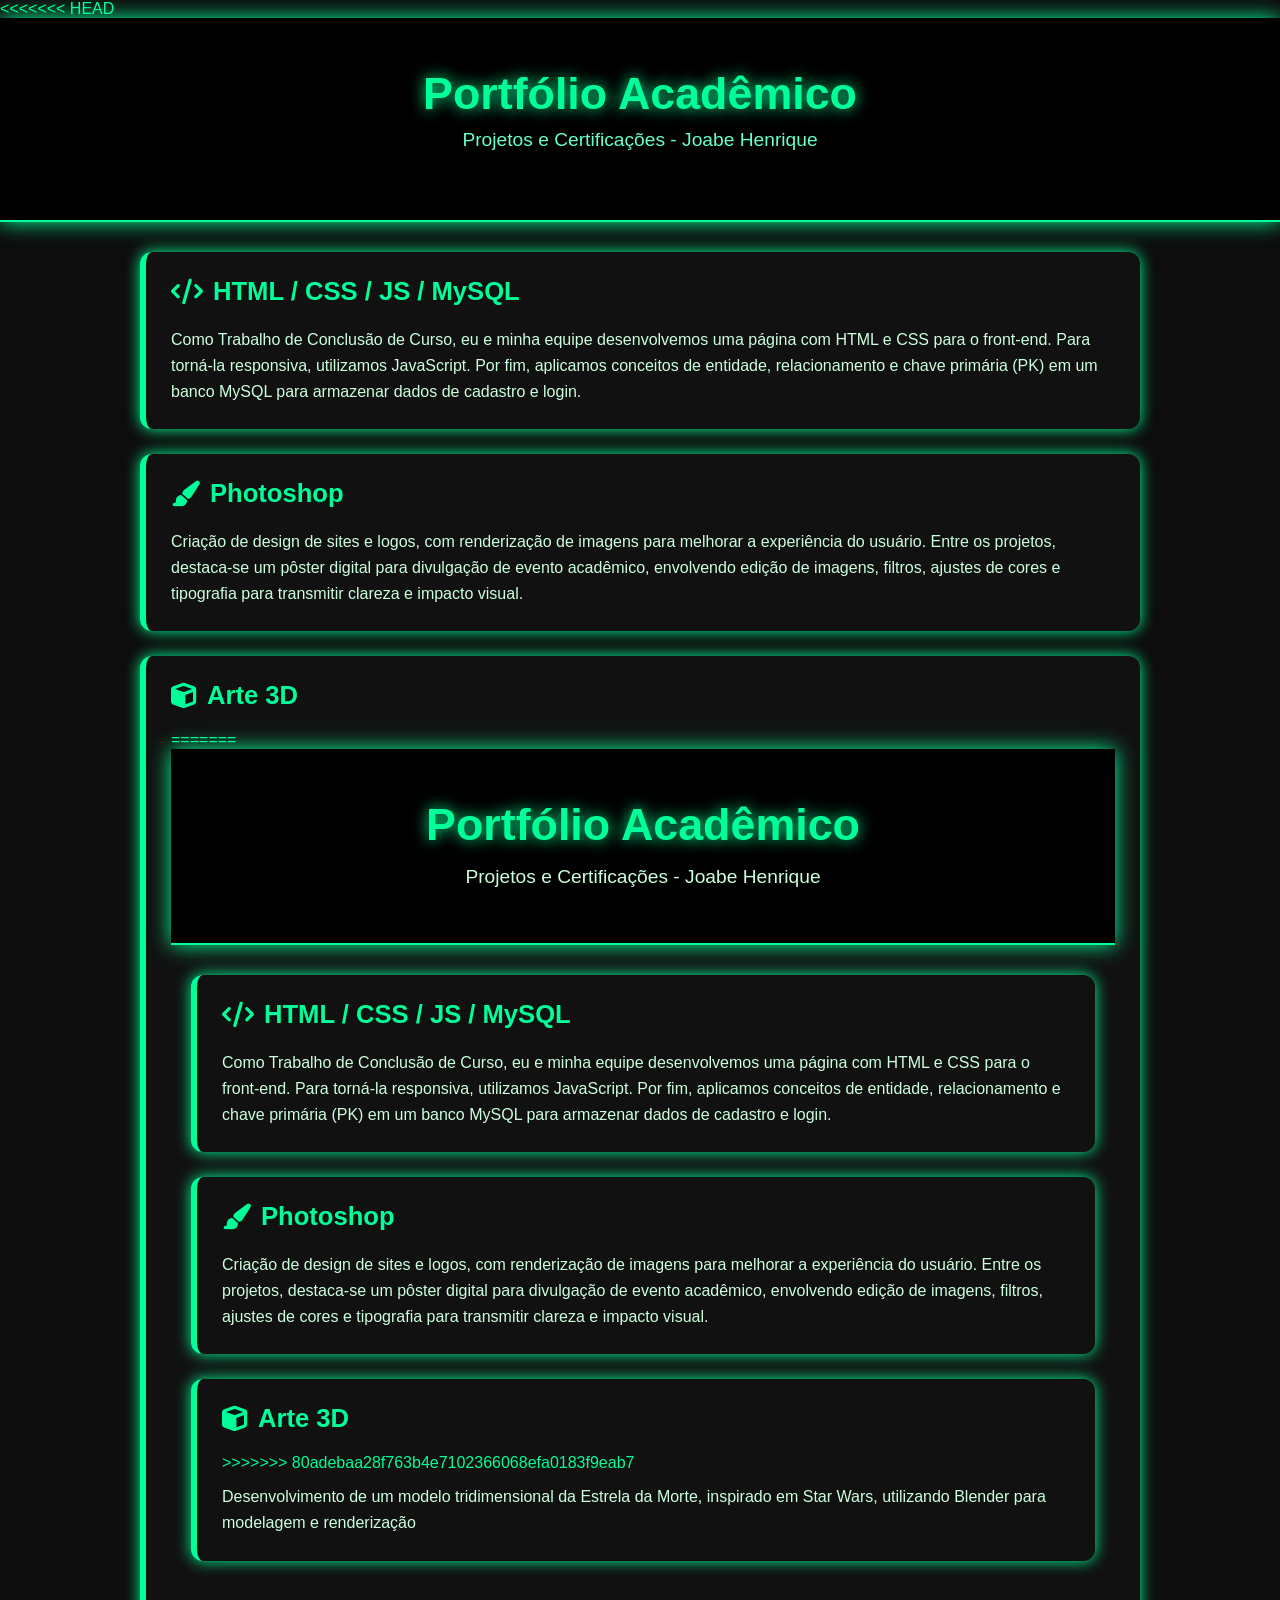
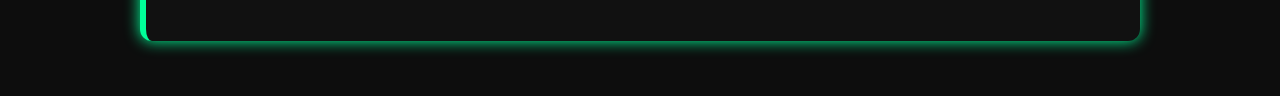
<file: index.html>
<<<<<<< HEAD
<!DOCTYPE html>
<html lang="pt-BR">
<head>
  <meta charset="UTF-8">
  <meta name="viewport" content="width=device-width, initial-scale=1.0">
  <title>Portfólio Acadêmico - Joabe Henrique</title>
  <link rel="stylesheet" href="https://cdnjs.cloudflare.com/ajax/libs/font-awesome/6.5.0/css/all.min.css">
  <style>
    body {
      font-family: 'Segoe UI', sans-serif;
      margin: 0;
      padding: 0;
      background: #0d0d0d;
      color: #00ff99;
    }
    header {
      background: #000;
      text-align: center;
      padding: 50px 20px;
      border-bottom: 2px solid #00ff99;
      box-shadow: 0 0 20px #00ff99;
    }
    header h1 {
      margin: 0;
      font-size: 2.8em;
      color: #00ff99;
      text-shadow: 0 0 15px #00ff99;
    }
    header p {
      font-size: 1.2em;
      margin-top: 10px;
      color: #66ffcc;
    }
    .container {
      max-width: 1000px;
      margin: auto;
      padding: 30px 20px;
    }
    .card {
      background: #111;
      border-radius: 12px;
      box-shadow: 0 0 15px #00ff99;
      margin-bottom: 25px;
      padding: 25px;
      transition: transform 0.3s, box-shadow 0.3s;
      border-left: 6px solid #00ff99;
    }
    .card:hover {
      transform: scale(1.03);
      box-shadow: 0 0 30px #00ff99;
    }
    .card h2 {
      color: #00ff99;
      margin-top: 0;
      font-size: 1.6em;
      display: flex;
      align-items: center;
      gap: 10px;
    }
    .card p {
      margin: 12px 0 0;
      line-height: 1.6;
      color: #ccffdd;
    }
    footer {
      text-align: center;
      padding: 20px;
      background: #000;
      color: #00ff99;
      margin-top: 40px;
      border-top: 2px solid #00ff99;
      box-shadow: 0 -2px 15px #00ff99;
    }
    /* Neon glow animation */
    @keyframes neon {
      0% { text-shadow: 0 0 5px #00ff99, 0 0 10px #00ff99; }
      50% { text-shadow: 0 0 20px #00ff99, 0 0 40px #00ff99; }
      100% { text-shadow: 0 0 5px #00ff99, 0 0 10px #00ff99; }
    }
    header h1 {
      animation: neon 2s infinite alternate;
    }
    /* Responsividade */
    @media (max-width: 600px) {
      header h1 {
        font-size: 2em;
      }
      .card {
        padding: 20px;
      }
    }
  </style>
</head>
<body>
  <header>
    <h1>Portfólio Acadêmico</h1>
    <p>Projetos e Certificações - Joabe Henrique</p>
  </header>

  <div class="container">
    <div class="card">
      <h2><i class="fa-solid fa-code"></i> HTML / CSS / JS / MySQL</h2>
      <p>Como Trabalho de Conclusão de Curso, eu e minha equipe desenvolvemos uma página com HTML e CSS para o front-end. Para torná-la responsiva, utilizamos JavaScript. Por fim, aplicamos conceitos de entidade, relacionamento e chave primária (PK) em um banco MySQL para armazenar dados de cadastro e login.</p>
    </div>

    <div class="card">
      <h2><i class="fa-solid fa-paintbrush"></i> Photoshop</h2>
      <p>Criação de design de sites e logos, com renderização de imagens para melhorar a experiência do usuário. Entre os projetos, destaca-se um pôster digital para divulgação de evento acadêmico, envolvendo edição de imagens, filtros, ajustes de cores e tipografia para transmitir clareza e impacto visual.</p>
    </div>

    <div class="card">
      <h2><i class="fa-solid fa-cube"></i> Arte 3D</h2>
=======
<!DOCTYPE html>
<html lang="pt-BR">
<head>
  <meta charset="UTF-8">
  <meta name="viewport" content="width=device-width, initial-scale=1.0">
  <title>Portfólio Acadêmico - Joabe Henrique</title>
  <link rel="stylesheet" href="https://cdnjs.cloudflare.com/ajax/libs/font-awesome/6.5.0/css/all.min.css">
  <style>
    body {
      font-family: 'Segoe UI', sans-serif;
      margin: 0;
      padding: 0;
      background: #0d0d0d;
      color: #00ff99;
    }
    header {
      background: #000;
      text-align: center;
      padding: 50px 20px;
      border-bottom: 2px solid #00ff99;
      box-shadow: 0 0 20px #00ff99;
    }
    header h1 {
      margin: 0;
      font-size: 2.8em;
      color: #00ff99;
      text-shadow: 0 0 15px #00ff99;
    }
    header p {
      font-size: 1.2em;
      margin-top: 10px;
      color: #66ffcc;
    }
    .container {
      max-width: 1000px;
      margin: auto;
      padding: 30px 20px;
    }
    .card {
      background: #111;
      border-radius: 12px;
      box-shadow: 0 0 15px #00ff99;
      margin-bottom: 25px;
      padding: 25px;
      transition: transform 0.3s, box-shadow 0.3s;
      border-left: 6px solid #00ff99;
    }
    .card:hover {
      transform: scale(1.03);
      box-shadow: 0 0 30px #00ff99;
    }
    .card h2 {
      color: #00ff99;
      margin-top: 0;
      font-size: 1.6em;
      display: flex;
      align-items: center;
      gap: 10px;
    }
    .card p {
      margin: 12px 0 0;
      line-height: 1.6;
      color: #ccffdd;
    }
    footer {
      text-align: center;
      padding: 20px;
      background: #000;
      color: #00ff99;
      margin-top: 40px;
      border-top: 2px solid #00ff99;
      box-shadow: 0 -2px 15px #00ff99;
    }
    /* Neon glow animation */
    @keyframes neon {
      0% { text-shadow: 0 0 5px #00ff99, 0 0 10px #00ff99; }
      50% { text-shadow: 0 0 20px #00ff99, 0 0 40px #00ff99; }
      100% { text-shadow: 0 0 5px #00ff99, 0 0 10px #00ff99; }
    }
    header h1 {
      animation: neon 2s infinite alternate;
    }
    /* Responsividade */
    @media (max-width: 600px) {
      header h1 {
        font-size: 2em;
      }
      .card {
        padding: 20px;
      }
    }
  </style>
</head>
<body>
  <header>
    <h1>Portfólio Acadêmico</h1>
    <p>Projetos e Certificações - Joabe Henrique</p>
  </header>

  <div class="container">
    <div class="card">
      <h2><i class="fa-solid fa-code"></i> HTML / CSS / JS / MySQL</h2>
      <p>Como Trabalho de Conclusão de Curso, eu e minha equipe desenvolvemos uma página com HTML e CSS para o front-end. Para torná-la responsiva, utilizamos JavaScript. Por fim, aplicamos conceitos de entidade, relacionamento e chave primária (PK) em um banco MySQL para armazenar dados de cadastro e login.</p>
    </div>

    <div class="card">
      <h2><i class="fa-solid fa-paintbrush"></i> Photoshop</h2>
      <p>Criação de design de sites e logos, com renderização de imagens para melhorar a experiência do usuário. Entre os projetos, destaca-se um pôster digital para divulgação de evento acadêmico, envolvendo edição de imagens, filtros, ajustes de cores e tipografia para transmitir clareza e impacto visual.</p>
    </div>

    <div class="card">
      <h2><i class="fa-solid fa-cube"></i> Arte 3D</h2>
>>>>>>> 80adebaa28f763b4e7102366068efa0183f9eab7
      <p>Desenvolvimento de um modelo tridimensional da Estrela da Morte, inspirado em Star Wars, utilizando Blender para modelagem e renderização
</file>
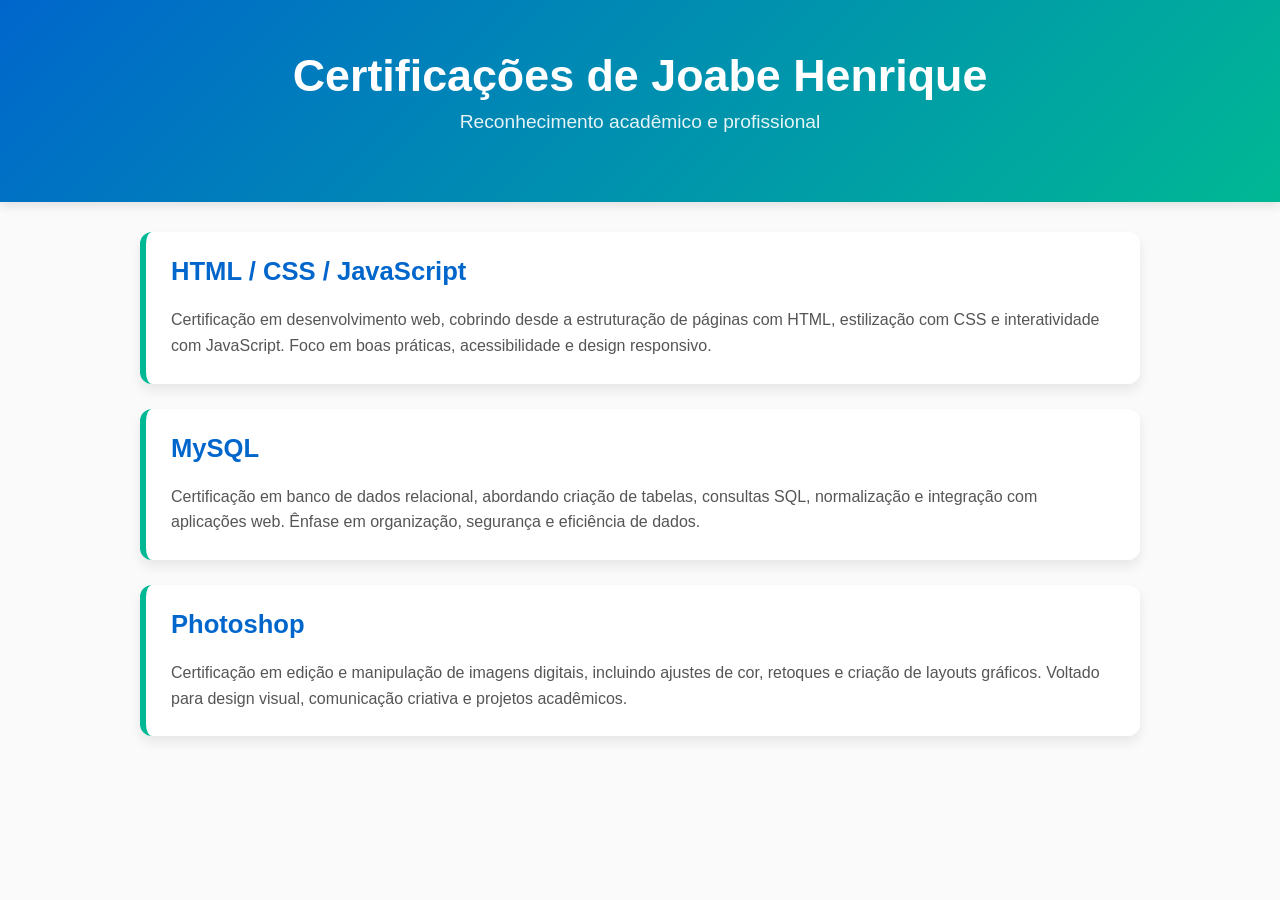
<file: 123.html>
<!DOCTYPE html>
<html lang="pt-BR">
<head>
  <meta charset="UTF-8">
  <meta name="viewport" content="width=device-width, initial-scale=1.0">
  <title>Certificações - Joabe Henrique</title>
  <style>
    body {
      font-family: 'Segoe UI', Tahoma, Geneva, Verdana, sans-serif;
      margin: 0;
      padding: 0;
      background: #fafafa;
      color: #333;
    }
    header {
      background: linear-gradient(135deg, #0066cc, #00b894);
      color: white;
      text-align: center;
      padding: 50px 20px;
      box-shadow: 0 4px 10px rgba(0,0,0,0.1);
    }
    header h1 {
      margin: 0;
      font-size: 2.8em;
    }
    header p {
      font-size: 1.2em;
      margin-top: 10px;
      opacity: 0.9;
    }
    .container {
      max-width: 1000px;
      margin: auto;
      padding: 30px 20px;
    }
    .certificacao {
      background: #ffffff;
      border-radius: 12px;
      box-shadow: 0 6px 12px rgba(0,0,0,0.08);
      margin-bottom: 25px;
      padding: 25px;
      transition: transform 0.2s, box-shadow 0.2s;
      border-left: 6px solid #00b894;
    }
    .certificacao:hover {
      transform: translateY(-5px);
      box-shadow: 0 10px 20px rgba(0,0,0,0.15);
    }
    .certificacao h2 {
      color: #0066cc;
      margin-top: 0;
      font-size: 1.6em;
    }
    .certificacao p {
      margin: 12px 0 0;
      line-height: 1.6;
      color: #555;
    }
    footer {
      text-align: center;
      padding: 20px;
      background: #0066cc;
      color: white;
      margin-top: 40px;
      font-weight: 500;
    }
    /* Responsividade */
    @media (max-width: 600px) {
      header h1 {
        font-size: 2em;
      }
      .certificacao {
        padding: 20px;
      }
    }
  </style>
</head>
<body>
  <header>
    <h1>Certificações de Joabe Henrique</h1>
    <p>Reconhecimento acadêmico e profissional</p>
  </header>

  <div class="container">
    <div class="certificacao">
      <h2>HTML / CSS / JavaScript</h2>
      <p>Certificação em desenvolvimento web, cobrindo desde a estruturação de páginas com HTML, estilização com CSS e interatividade com JavaScript. Foco em boas práticas, acessibilidade e design responsivo.</p>
    </div>

    <div class="certificacao">
      <h2>MySQL</h2>
      <p>Certificação em banco de dados relacional, abordando criação de tabelas, consultas SQL, normalização e integração com aplicações web. Ênfase em organização, segurança e eficiência de dados.</p>
    </div>

    <div class="certificacao">
      <h2>Photoshop</h2>
      <p>Certificação em edição e manipulação de imagens digitais, incluindo ajustes de cor, retoques e criação de layouts gráficos. Voltado para design visual, comunicação criativa e projetos acadêmicos.</p>
    </div>
</file>
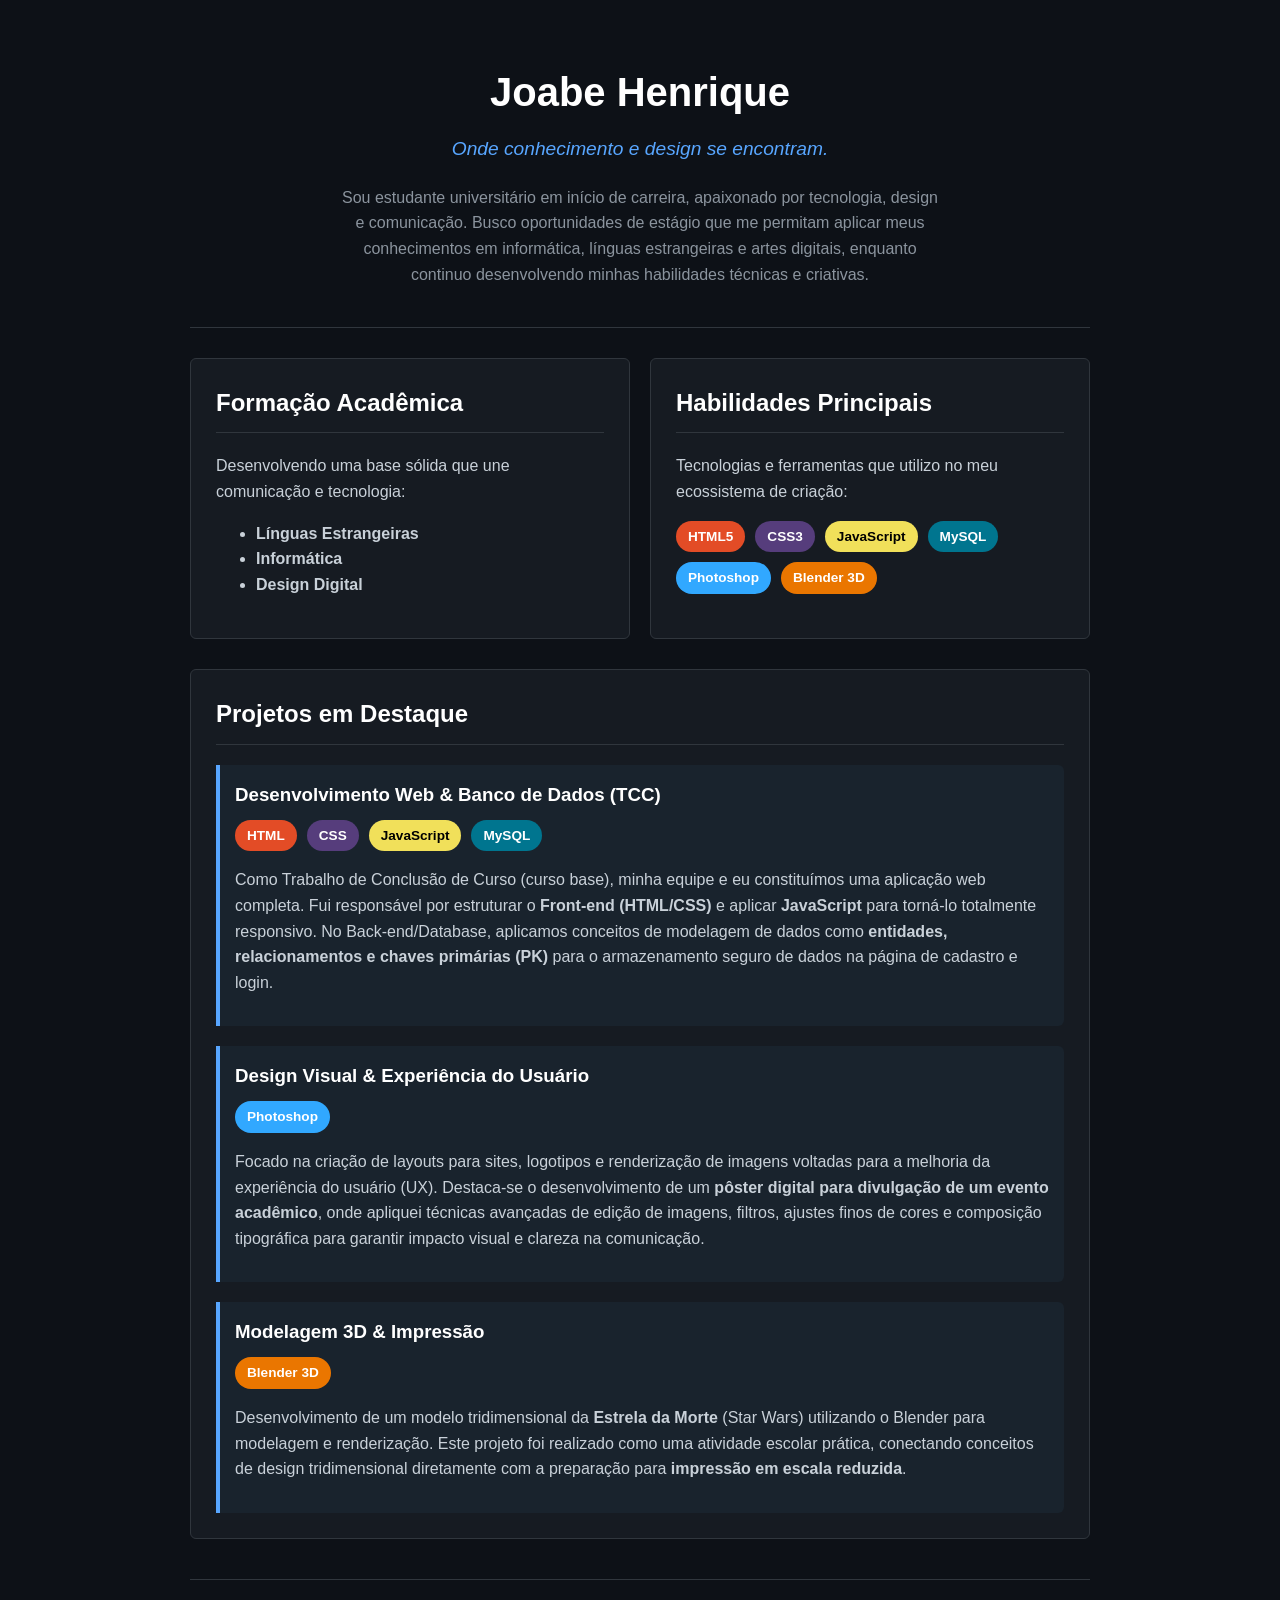
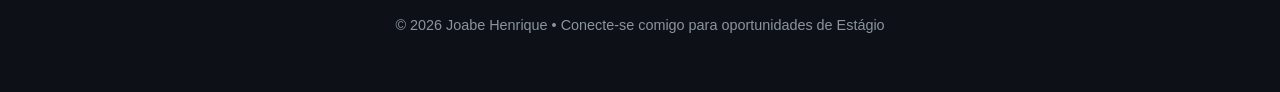
<file: index1.html>
<!DOCTYPE html>
<html lang="pt-BR">
<head>
    <meta charset="UTF-8">
    <meta name="viewport" content="width=device-width, initial-scale=1.0">
    <title>Joabe Henrique | GitHub Portfolio</title>
    <style>
        :root {
            --bg-color: #0d1117;
            --card-bg: #161b22;
            --text-color: #c9d1d9;
            --text-muted: #8b949e;
            --accent-color: #58a6ff;
            --border-color: #30363d;
            --html-color: #e34c26;
            --css-color: #563d7c;
            --js-color: #f1e05a;
            --mysql-color: #00758f;
            --ps-color: #31a8ff;
            --blender-color: #ea7600;
        }

        body {
            font-family: -apple-system, BlinkMacSystemFont, "Segoe UI", Helvetica, Arial, sans-serif;
            background-color: var(--bg-color);
            color: var(--text-color);
            margin: 0;
            padding: 20px;
            line-height: 1.6;
        }

        .container {
            max-width: 900px;
            margin: 0 auto;
        }

        /* Header */
        header {
            text-align: center;
            padding: 40px 20px;
            border-bottom: 1px solid var(--border-color);
            margin-bottom: 30px;
        }

        header h1 {
            font-size: 2.5rem;
            margin: 0 0 10px 0;
            color: #fff;
        }

        header .tagline {
            font-size: 1.2rem;
            color: var(--accent-color);
            font-style: italic;
            margin-bottom: 20px;
        }

        header p {
            max-width: 600px;
            margin: 0 auto;
            color: var(--text-muted);
        }

        /* Grid de Conteúdo */
        .main-content {
            display: grid;
            grid-template-columns: 1fr;
            gap: 30px;
        }

        section {
            background-color: var(--card-bg);
            border: 1px solid var(--border-color);
            border-radius: 6px;
            padding: 25px;
        }

        section h2 {
            font-size: 1.5rem;
            margin-top: 0;
            border-bottom: 1px solid var(--border-color);
            padding-bottom: 10px;
            color: #fff;
        }

        /* Habilidades (Badges) */
        .skills-grid {
            display: flex;
            flex-wrap: wrap;
            gap: 10px;
            margin-bottom: 15px;
        }

        .badge {
            padding: 5px 12px;
            border-radius: 20px;
            font-size: 0.85rem;
            font-weight: 600;
            color: #fff;
        }

        .badge.html { background-color: var(--html-color); }
        .badge.css { background-color: var(--css-color); }
        .badge.js { background-color: var(--js-color); color: #000; }
        .badge.mysql { background-color: var(--mysql-color); }
        .badge.ps { background-color: var(--ps-color); }
        .badge.blender { background-color: var(--blender-color); }

        /* Projetos */
        .project-card {
            border-left: 4px solid var(--accent-color);
            background-color: rgba(88, 166, 255, 0.05);
            padding: 15px;
            margin-bottom: 20px;
            border-radius: 0 6px 6px 0;
        }

        .project-card:last-child {
            margin-bottom: 0;
        }

        .project-card h3 {
            margin: 0 0 10px 0;
            color: #fff;
        }

        /* Footer */
        footer {
            text-align: center;
            margin-top: 40px;
            padding: 20px;
            color: var(--text-muted);
            font-size: 0.9rem;
            border-top: 1px solid var(--border-color);
        }

        /* Responsividade */
        @media (min-width: 768px) {
            .info-grid {
                display: grid;
                grid-template-columns: 1fr 1fr;
                gap: 20px;
            }
        }
    </style>
</head>
<body>

    <div class="container">
        
        <!-- Cabeçalho / Sobre -->
        <header>
            <h1>Joabe Henrique</h1>
            <div class="tagline">Onde conhecimento e design se encontram.</div>
            <p>
                Sou estudante universitário em início de carreira, apaixonado por tecnologia, design e comunicação. 
                Busco oportunidades de estágio que me permitam aplicar meus conhecimentos em informática, línguas estrangeiras 
                e artes digitais, enquanto continuo desenvolvendo minhas habilidades técnicas e criativas.
            </p>
        </header>

        <div class="main-content">
            
            <!-- Visão Geral do Currículo -->
            <div class="info-grid">
                <section>
                    <h2>Formação Acadêmica</h2>
                    <p>Desenvolvendo uma base sólida que une comunicação e tecnologia:</p>
                    <ul>
                        <li><strong>Línguas Estrangeiras</strong></li>
                        <li><strong>Informática</strong></li>
                        <li><strong>Design Digital</strong></li>
                    </ul>
                </section>

                <section>
                    <h2>Habilidades Principais</h2>
                    <p>Tecnologias e ferramentas que utilizo no meu ecossistema de criação:</p>
                    <div class="skills-grid">
                        <span class="badge html">HTML5</span>
                        <span class="badge css">CSS3</span>
                        <span class="badge js">JavaScript</span>
                        <span class="badge mysql">MySQL</span>
                        <span class="badge ps">Photoshop</span>
                        <span class="badge blender">Blender 3D</span>
                    </div>
                </section>
            </div>

            <!-- Projetos em Destaque -->
            <section>
                <h2>Projetos em Destaque</h2>

                <!-- Projeto Web -->
                <div class="project-card">
                    <h3>Desenvolvimento Web & Banco de Dados (TCC)</h3>
                    <div class="skills-grid">
                        <span class="badge html">HTML</span>
                        <span class="badge css">CSS</span>
                        <span class="badge js">JavaScript</span>
                        <span class="badge mysql">MySQL</span>
                    </div>
                    <p>
                        Como Trabalho de Conclusão de Curso (curso base), minha equipe e eu constituímos uma aplicação web completa. 
                        Fui responsável por estruturar o <strong>Front-end (HTML/CSS)</strong> e aplicar <strong>JavaScript</strong> para torná-lo totalmente responsivo. 
                        No Back-end/Database, aplicamos conceitos de modelagem de dados como <strong>entidades, relacionamentos e chaves primárias (PK)</strong> 
                        para o armazenamento seguro de dados na página de cadastro e login.
                    </p>
                </div>

                <!-- Projeto Photoshop -->
                <div class="project-card">
                    <h3>Design Visual & Experiência do Usuário</h3>
                    <div class="skills-grid">
                        <span class="badge ps">Photoshop</span>
                    </div>
                    <p>
                        Focado na criação de layouts para sites, logotipos e renderização de imagens voltadas para a melhoria da experiência do usuário (UX). 
                        Destaca-se o desenvolvimento de um <strong>pôster digital para divulgação de um evento acadêmico</strong>, onde apliquei técnicas avançadas de 
                        edição de imagens, filtros, ajustes finos de cores e composição tipográfica para garantir impacto visual e clareza na comunicação.
                    </p>
                </div>

                <!-- Projeto 3D -->
                <div class="project-card">
                    <h3>Modelagem 3D & Impressão</h3>
                    <div class="skills-grid">
                        <span class="badge blender">Blender 3D</span>
                    </div>
                    <p>
                        Desenvolvimento de um modelo tridimensional da <strong>Estrela da Morte</strong> (Star Wars) utilizando o Blender para modelagem e renderização. 
                        Este projeto foi realizado como uma atividade escolar prática, conectando conceitos de design tridimensional diretamente com a preparação para 
                        <strong>impressão em escala reduzida</strong>.
                    </p>
                </div>
            </section>

        </div>

        <!-- Rodapé -->
        <footer>
            <p>&copy; 2026 Joabe Henrique • Conecte-se comigo para oportunidades de Estágio</p>
        </footer>

    </div>

</body>
</html>
</file>
